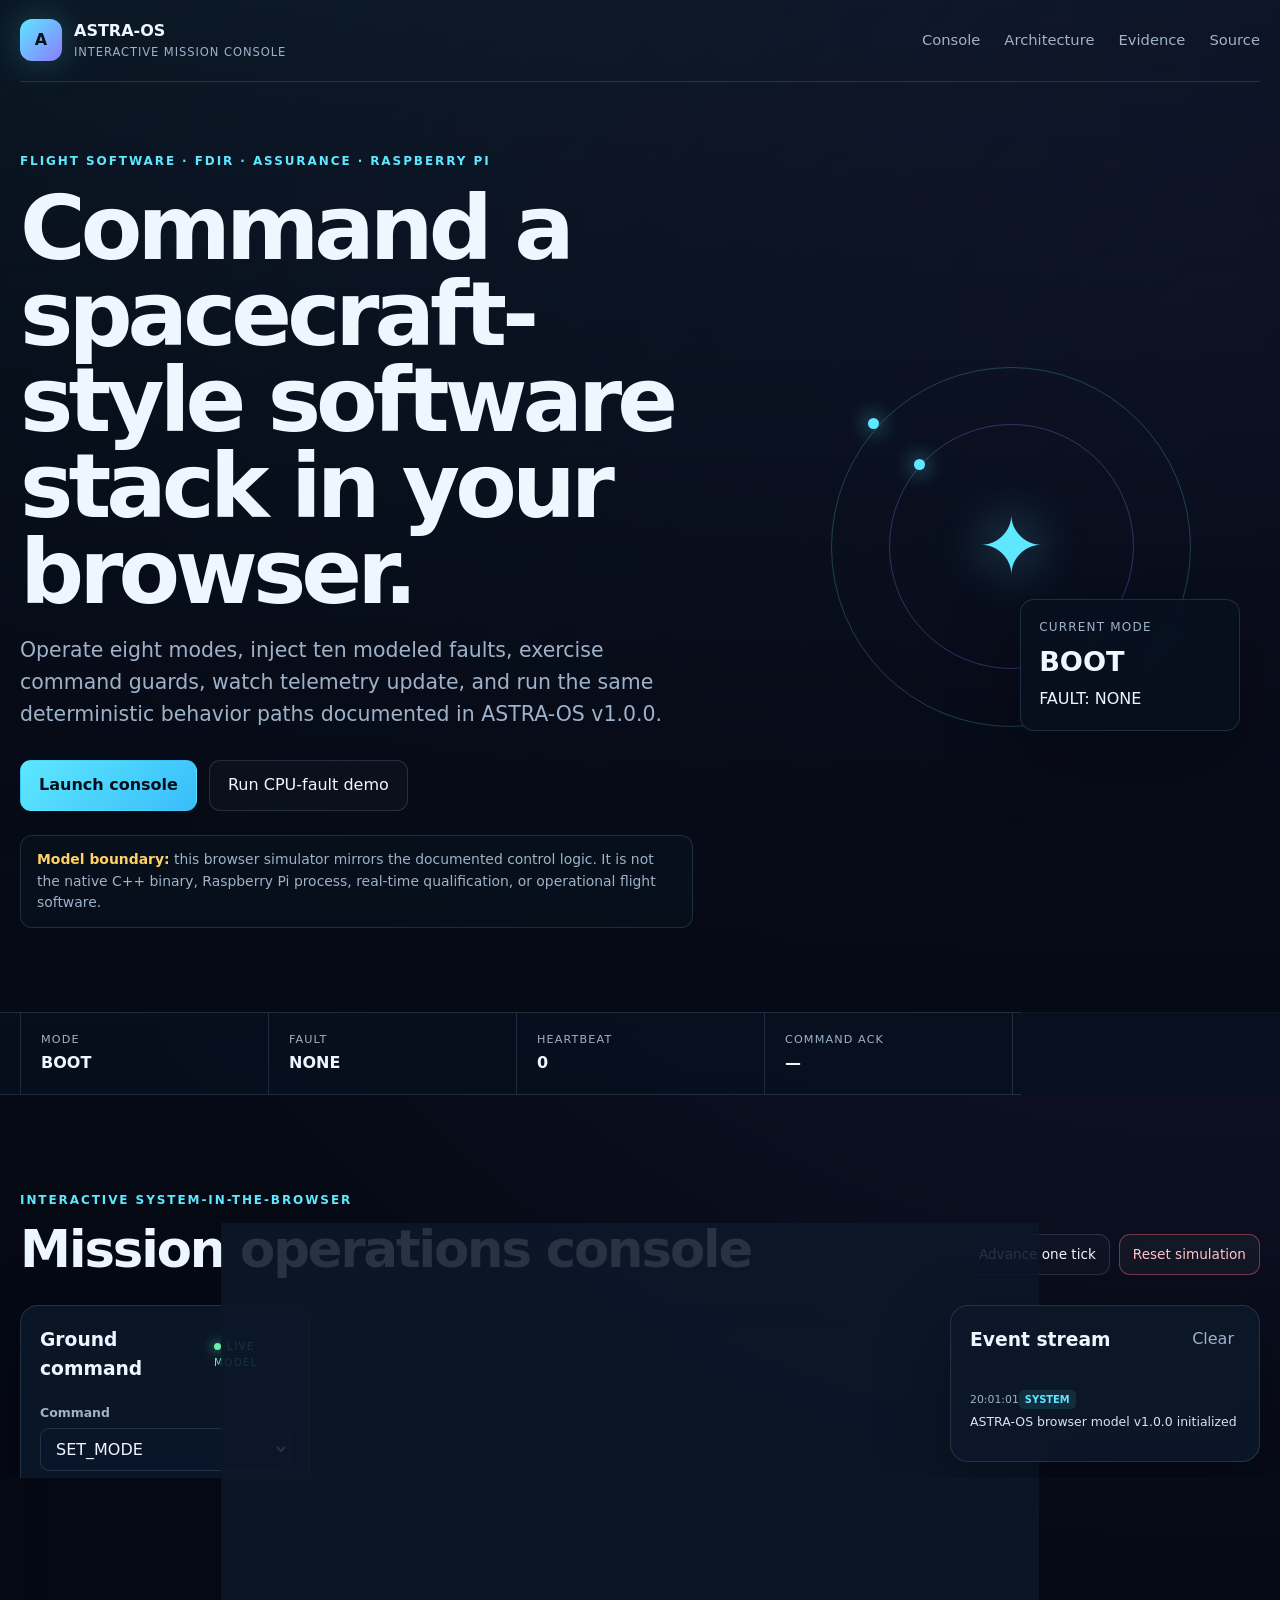
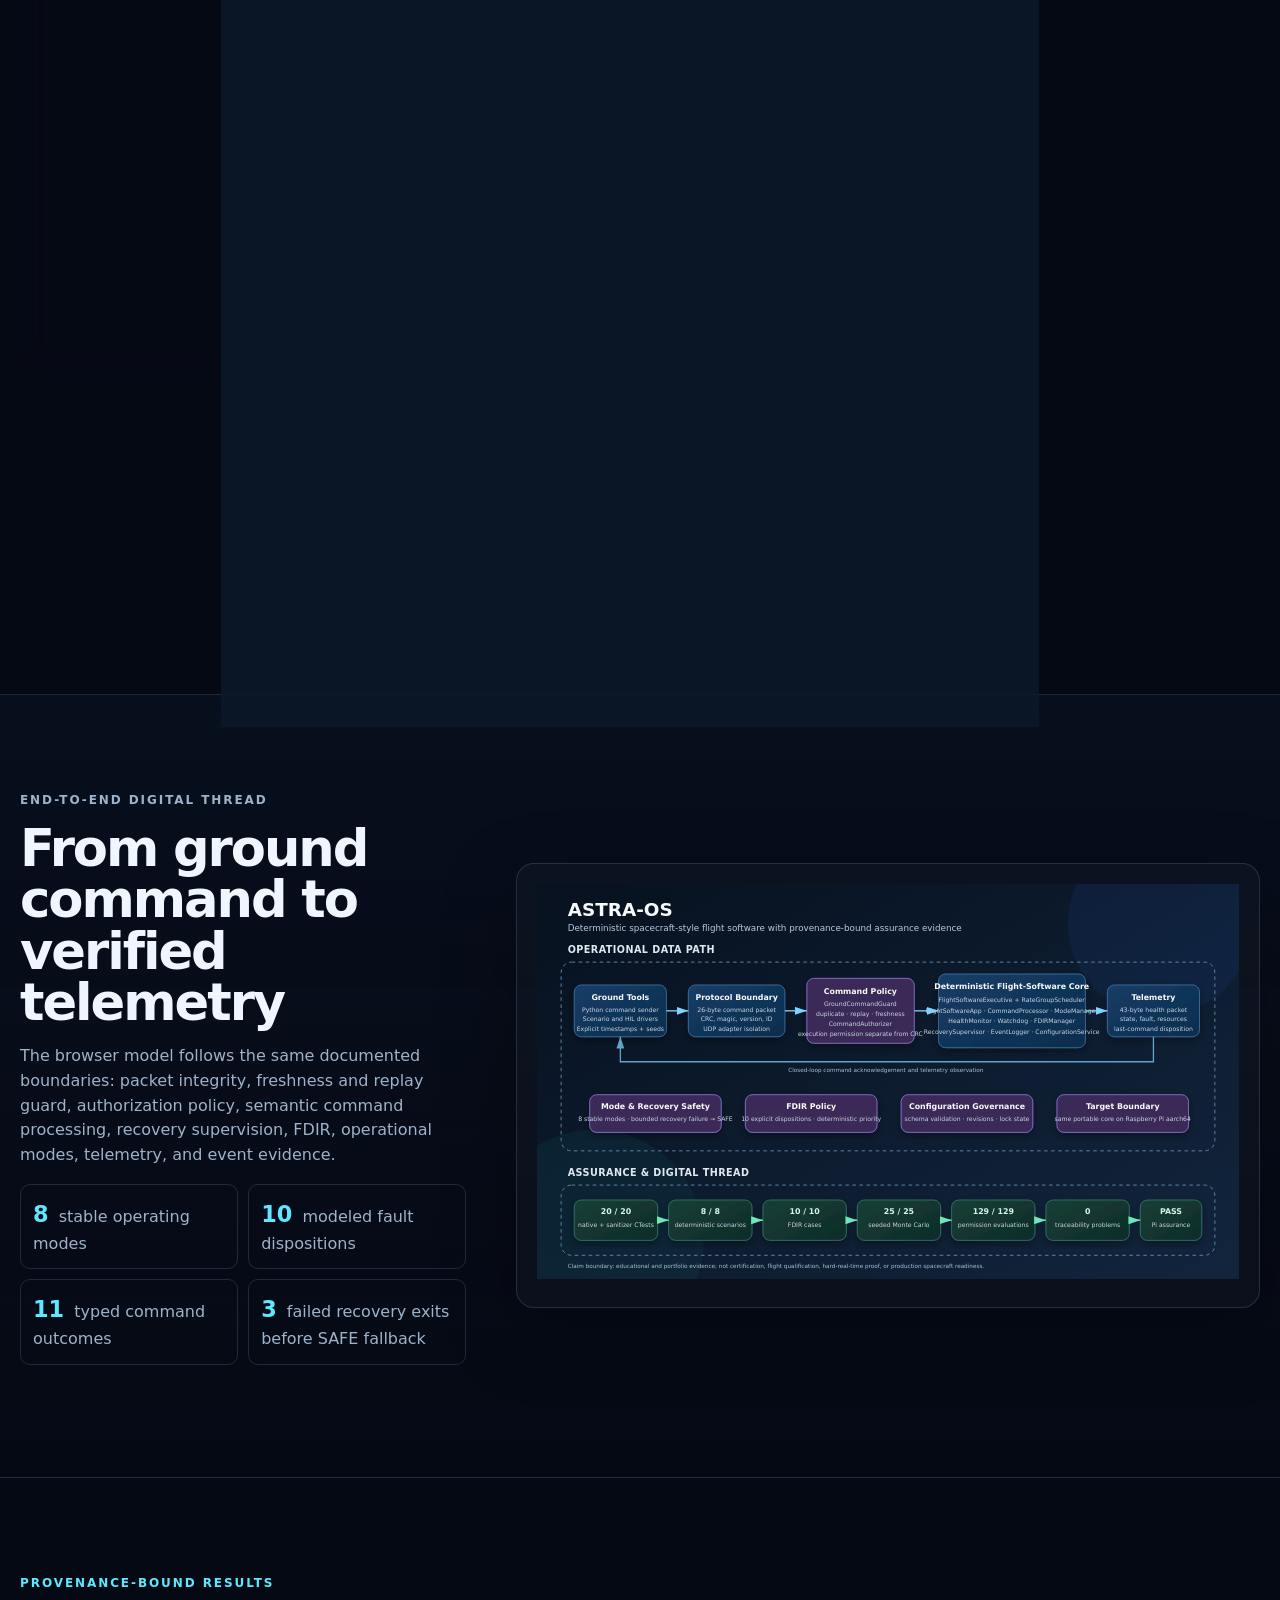
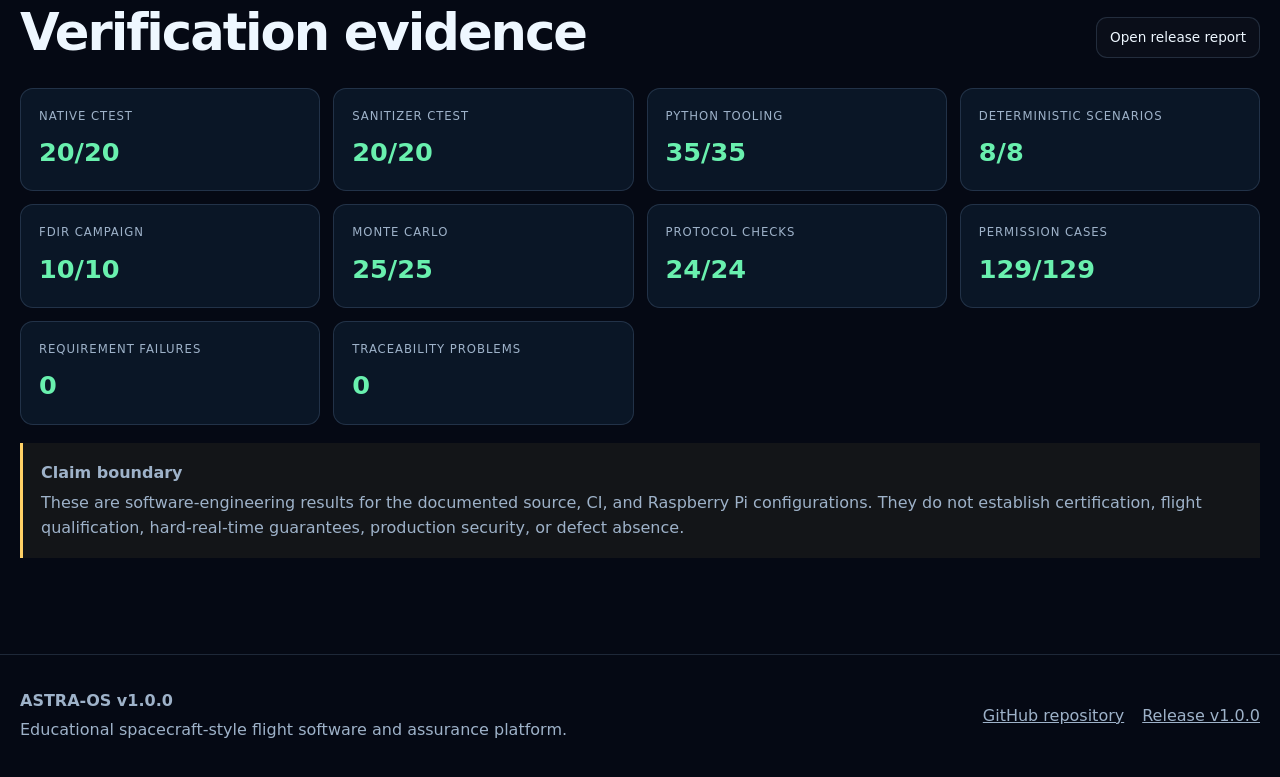
<file: site/index.html>
<!-- GitHub Pages deployment trigger -->
<!doctype html>
<html lang="en">
<head>
  <meta charset="utf-8">
  <meta name="viewport" content="width=device-width,initial-scale=1">
  <meta name="description" content="Interactive ASTRA-OS flight-software command, telemetry, FDIR, and recovery model.">
  <meta name="theme-color" content="#07111f">
  <title>ASTRA-OS Interactive Mission Console</title>
  <link rel="canonical" href="https://xpiredruby.github.io/AstraSim-FSW/">
  <link rel="icon" href="favicon.svg" type="image/svg+xml">
  <meta property="og:title" content="ASTRA-OS Interactive Mission Console">
  <meta property="og:description" content="Operate modes, inject faults, inspect telemetry, and run deterministic ASTRA-OS scenarios in your browser.">
  <meta property="og:type" content="website">
  <meta property="og:url" content="https://xpiredruby.github.io/AstraSim-FSW/">
  <meta property="og:image" content="https://xpiredruby.github.io/AstraSim-FSW/assets/astra_os_architecture.svg">
  <link rel="stylesheet" href="styles.css">
</head>
<body>
  <a class="skip-link" href="#console">Skip to simulator</a>
  <header class="hero">
    <nav class="nav shell" aria-label="Primary">
      <a class="brand" href="#top" aria-label="ASTRA-OS home">
        <span class="brand-mark" aria-hidden="true">A</span>
        <span><strong>ASTRA-OS</strong><small>Interactive Mission Console</small></span>
      </a>
      <div class="nav-links">
        <a href="#console">Console</a>
        <a href="#architecture">Architecture</a>
        <a href="#evidence">Evidence</a>
        <a href="https://github.com/XpiredRuby/AstraSim-FSW">Source</a>
      </div>
    </nav>

    <div id="top" class="hero-grid shell">
      <section class="hero-copy">
        <p class="eyebrow">Flight software · FDIR · Assurance · Raspberry Pi</p>
        <h1>Command a spacecraft-style software stack in your browser.</h1>
        <p class="lede">Operate eight modes, inject ten modeled faults, exercise command guards, watch telemetry update, and run the same deterministic behavior paths documented in ASTRA-OS v1.0.0.</p>
        <div class="hero-actions">
          <a class="button primary" href="#console">Launch console</a>
          <button class="button ghost" id="heroScenario" type="button">Run CPU-fault demo</button>
        </div>
        <p class="claim"><strong>Model boundary:</strong> this browser simulator mirrors the documented control logic. It is not the native C++ binary, Raspberry Pi process, real-time qualification, or operational flight software.</p>
      </section>

      <section class="status-orbit" aria-label="Current spacecraft status">
        <div class="orbit-ring ring-one"></div>
        <div class="orbit-ring ring-two"></div>
        <div class="craft" aria-hidden="true">✦</div>
        <div class="hero-status-card">
          <span class="status-label">Current mode</span>
          <strong id="heroMode">BOOT</strong>
          <span id="heroFault">FAULT: NONE</span>
        </div>
      </section>
    </div>
  </header>

  <main>
    <section class="telemetry-strip" aria-label="Live telemetry summary">
      <div class="shell telemetry-grid">
        <div><span>Mode</span><strong id="stripMode">BOOT</strong></div>
        <div><span>Fault</span><strong id="stripFault">NONE</strong></div>
        <div><span>Heartbeat</span><strong id="stripHeartbeat">0</strong></div>
        <div><span>Command ACK</span><strong id="stripAck">—</strong></div>
        <div><span>Sequence</span><strong id="stripSequence">0</strong></div>
      </div>
    </section>

    <section id="console" class="section shell">
      <div class="section-heading">
        <div>
          <p class="eyebrow">Interactive system-in-the-browser</p>
          <h2>Mission operations console</h2>
        </div>
        <div class="console-actions">
          <button class="button ghost small" id="tickButton" type="button">Advance one tick</button>
          <button class="button danger small" id="resetButton" type="button">Reset simulation</button>
        </div>
      </div>

      <div class="console-layout">
        <aside class="panel controls-panel" aria-label="Command controls">
          <div class="panel-heading">
            <h3>Ground command</h3>
            <span class="live-dot">LIVE MODEL</span>
          </div>

          <label for="commandSelect">Command</label>
          <select id="commandSelect">
            <option value="SET_MODE">SET_MODE</option>
            <option value="INJECT_FAULT">INJECT_FAULT</option>
            <option value="CLEAR_FAULT">CLEAR_FAULT</option>
            <option value="REQUEST_TELEMETRY">REQUEST_TELEMETRY</option>
            <option value="NOOP">NOOP</option>
          </select>

          <label for="argumentSelect">Argument</label>
          <select id="argumentSelect"></select>

          <div class="field-row">
            <div>
              <label for="sequenceInput">Sequence</label>
              <input id="sequenceInput" type="number" min="0" max="4294967295" value="1">
            </div>
            <div>
              <label for="timestampOffset">Time offset (ms)</label>
              <input id="timestampOffset" type="number" value="0" step="100">
            </div>
          </div>

          <button class="button primary full" id="sendButton" type="button">Transmit command</button>

          <details class="policy-box">
            <summary>Authorization policy</summary>
            <label class="toggle"><input id="allowSetMode" type="checkbox" checked> Allow SET_MODE</label>
            <label class="toggle"><input id="allowFaultInjection" type="checkbox" checked> Allow fault injection</label>
            <label class="toggle"><input id="allowFaultClear" type="checkbox" checked> Allow fault clear</label>
            <label class="toggle"><input id="allowTestMode" type="checkbox" checked> Allow TEST mode</label>
          </details>

          <hr>

          <label for="scenarioSelect">Deterministic scenario</label>
          <select id="scenarioSelect"></select>
          <button class="button secondary full" id="runScenarioButton" type="button">Run selected scenario</button>
        </aside>

        <section class="panel spacecraft-panel" aria-label="Spacecraft state">
          <div class="panel-heading">
            <h3>Flight-software state</h3>
            <span id="modePill" class="mode-pill mode-boot">BOOT</span>
          </div>

          <div class="state-grid">
            <article class="state-card mode-card">
              <span>Operating mode</span>
              <strong id="modeValue">BOOT</strong>
              <small id="modeTransitionHint">Allowed next: STANDBY, NOMINAL, SAFE</small>
            </article>
            <article class="state-card fault-card">
              <span>Active fault</span>
              <strong id="faultValue">NONE</strong>
              <small id="faultDisposition">No active response</small>
            </article>
            <article class="state-card">
              <span>Recovery attempts</span>
              <strong id="recoveryAttempts">0 / 3</strong>
              <small>Invalid exits before SAFE fallback</small>
            </article>
            <article class="state-card">
              <span>Last command</span>
              <strong id="lastCommand">NONE</strong>
              <small id="lastStatus">No acknowledgement yet</small>
            </article>
          </div>

          <div class="health-section">
            <div class="subheading"><h4>Health inputs</h4><span>Adjust values, then advance a tick</span></div>
            <div class="slider-grid">
              <label>CPU load <output id="cpuOutput">20%</output><input id="cpuLoad" type="range" min="0" max="100" value="20"></label>
              <label>Memory load <output id="memoryOutput">35%</output><input id="memoryLoad" type="range" min="0" max="100" value="35"></label>
              <label>Sensor age <output id="sensorOutput">10 ms</output><input id="sensorAge" type="range" min="0" max="2000" value="10" step="10"></label>
              <label>Payload age <output id="payloadOutput">20 ms</output><input id="payloadAge" type="range" min="0" max="2000" value="20" step="10"></label>
              <label>Loop duration <output id="loopOutput">25 ms</output><input id="loopDuration" type="range" min="0" max="1000" value="25" step="5"></label>
            </div>
          </div>

          <div class="chart-card">
            <div class="subheading"><h4>Telemetry timeline</h4><span id="chartLegend">Mode and fault state by tick</span></div>
            <canvas id="telemetryChart" width="900" height="260" aria-label="Telemetry timeline chart"></canvas>
          </div>
        </section>

        <aside class="panel log-panel" aria-label="Event log">
          <div class="panel-heading">
            <h3>Event stream</h3>
            <button class="text-button" id="clearLogButton" type="button">Clear</button>
          </div>
          <ol id="eventLog" class="event-log" aria-live="polite"></ol>
        </aside>
      </div>
    </section>

    <section id="architecture" class="section architecture-section">
      <div class="shell architecture-grid">
        <div>
          <p class="eyebrow">End-to-end digital thread</p>
          <h2>From ground command to verified telemetry</h2>
          <p>The browser model follows the same documented boundaries: packet integrity, freshness and replay guard, authorization policy, semantic command processing, recovery supervision, FDIR, operational modes, telemetry, and event evidence.</p>
          <ul class="feature-list">
            <li><strong>8</strong> stable operating modes</li>
            <li><strong>10</strong> modeled fault dispositions</li>
            <li><strong>11</strong> typed command outcomes</li>
            <li><strong>3</strong> failed recovery exits before SAFE fallback</li>
          </ul>
        </div>
        <div class="architecture-card">
          <img src="assets/astra_os_architecture.svg" alt="ASTRA-OS command, flight-software, telemetry, and assurance architecture">
        </div>
      </div>
    </section>

    <section id="evidence" class="section shell">
      <div class="section-heading">
        <div>
          <p class="eyebrow">Provenance-bound results</p>
          <h2>Verification evidence</h2>
        </div>
        <a class="button ghost small" href="https://github.com/XpiredRuby/AstraSim-FSW/blob/main/reports/ASTRA_OS_V1_RELEASE_REPORT.md">Open release report</a>
      </div>
      <div id="evidenceGrid" class="evidence-grid"></div>
      <div class="evidence-note">
        <strong>Claim boundary</strong>
        <p>These are software-engineering results for the documented source, CI, and Raspberry Pi configurations. They do not establish certification, flight qualification, hard-real-time guarantees, production security, or defect absence.</p>
      </div>
    </section>
  </main>

  <footer>
    <div class="shell footer-grid">
      <div><strong>ASTRA-OS v1.0.0</strong><p>Educational spacecraft-style flight software and assurance platform.</p></div>
      <div><a href="https://github.com/XpiredRuby/AstraSim-FSW">GitHub repository</a><a href="https://github.com/XpiredRuby/AstraSim-FSW/releases/tag/v1.0.0">Release v1.0.0</a></div>
    </div>
  </footer>

  <noscript><div class="noscript">JavaScript is required to operate the interactive mission console.</div></noscript>
  <script type="module" src="app.js"></script>
</body>
</html>
</file>
<file: site/styles.css>
:root {
  color-scheme: dark;
  --bg: #050914;
  --bg-soft: #07111f;
  --panel: rgba(12, 24, 42, 0.88);
  --panel-strong: #0d1c31;
  --line: rgba(145, 180, 220, 0.18);
  --text: #eef7ff;
  --muted: #9eb2c9;
  --accent: #5ee7ff;
  --accent-2: #8a7dff;
  --success: #69f0ae;
  --warning: #ffd166;
  --danger: #ff6b7a;
  --shadow: 0 24px 70px rgba(0, 0, 0, 0.34);
  --radius: 18px;
  --shell: min(1480px, calc(100% - 40px));
  font-family: Inter, ui-sans-serif, system-ui, -apple-system, BlinkMacSystemFont, "Segoe UI", sans-serif;
}

* { box-sizing: border-box; }
html { scroll-behavior: smooth; }
body {
  margin: 0;
  min-width: 320px;
  background:
    radial-gradient(circle at 10% -10%, rgba(94, 231, 255, 0.13), transparent 32%),
    radial-gradient(circle at 95% 8%, rgba(138, 125, 255, 0.14), transparent 34%),
    var(--bg);
  color: var(--text);
  line-height: 1.55;
}
button, input, select { font: inherit; }
a { color: inherit; }
img { max-width: 100%; }
.shell { width: var(--shell); margin-inline: auto; }
.skip-link { position: fixed; left: 12px; top: -100px; z-index: 100; background: white; color: #000; padding: 10px 14px; border-radius: 8px; }
.skip-link:focus { top: 12px; }

.hero { min-height: 670px; overflow: hidden; border-bottom: 1px solid var(--line); background: linear-gradient(180deg, rgba(6, 14, 27, 0.45), rgba(5, 9, 20, 0.94)); }
.nav { height: 82px; display: flex; align-items: center; justify-content: space-between; border-bottom: 1px solid var(--line); }
.brand { display: flex; gap: 12px; align-items: center; text-decoration: none; }
.brand-mark { width: 42px; height: 42px; border-radius: 12px; display: grid; place-items: center; font-weight: 900; background: linear-gradient(135deg, var(--accent), var(--accent-2)); color: #06111d; box-shadow: 0 0 35px rgba(94, 231, 255, 0.25); }
.brand strong, .brand small { display: block; }
.brand small { color: var(--muted); font-size: 0.72rem; letter-spacing: .08em; text-transform: uppercase; }
.nav-links { display: flex; align-items: center; gap: 24px; }
.nav-links a { color: var(--muted); text-decoration: none; font-size: .92rem; }
.nav-links a:hover { color: var(--text); }

.hero-grid { min-height: 588px; display: grid; grid-template-columns: minmax(0, 1.15fr) minmax(360px, .85fr); align-items: center; gap: 70px; padding-block: 70px; }
.eyebrow { margin: 0 0 14px; color: var(--accent); font-size: .75rem; font-weight: 800; letter-spacing: .16em; text-transform: uppercase; }
h1 { margin: 0; max-width: 850px; font-size: clamp(3rem, 7vw, 6.8rem); line-height: .96; letter-spacing: -.055em; }
.lede { max-width: 720px; color: var(--muted); font-size: clamp(1.05rem, 1.6vw, 1.32rem); }
.hero-actions { display: flex; flex-wrap: wrap; gap: 12px; margin: 30px 0 24px; }
.claim { max-width: 760px; padding: 13px 16px; border: 1px solid var(--line); border-radius: 12px; color: var(--muted); background: rgba(9, 19, 33, .58); font-size: .87rem; }
.claim strong { color: var(--warning); }

.button { border: 1px solid var(--line); border-radius: 11px; padding: 12px 18px; color: var(--text); background: rgba(255,255,255,.04); text-decoration: none; cursor: pointer; transition: transform .18s ease, border-color .18s ease, background .18s ease; }
.button:hover { transform: translateY(-2px); border-color: rgba(94,231,255,.55); }
.button.primary { background: linear-gradient(135deg, var(--accent), #38bdf8); color: #03101a; border-color: transparent; font-weight: 800; }
.button.secondary { background: rgba(138,125,255,.16); border-color: rgba(138,125,255,.4); }
.button.ghost { background: rgba(255,255,255,.025); }
.button.danger { border-color: rgba(255,107,122,.4); color: #ffc4ca; }
.button.small { padding: 9px 13px; font-size: .85rem; }
.button.full { width: 100%; margin-top: 8px; }
.text-button { border: 0; background: transparent; color: var(--muted); cursor: pointer; }

.status-orbit { position: relative; height: 460px; display: grid; place-items: center; }
.orbit-ring { position: absolute; border: 1px solid rgba(94,231,255,.23); border-radius: 50%; animation: spin 28s linear infinite; }
.ring-one { width: 360px; height: 360px; }
.ring-two { width: 245px; height: 245px; animation-direction: reverse; animation-duration: 20s; border-color: rgba(138,125,255,.32); }
.orbit-ring::after { content: ""; position: absolute; width: 11px; height: 11px; border-radius: 50%; top: 14%; left: 10%; background: var(--accent); box-shadow: 0 0 20px var(--accent); }
.craft { font-size: 5rem; color: var(--accent); filter: drop-shadow(0 0 26px rgba(94,231,255,.65)); }
.hero-status-card { position: absolute; right: 4%; bottom: 10%; min-width: 220px; padding: 18px; border: 1px solid var(--line); border-radius: 14px; background: rgba(8,17,31,.86); box-shadow: var(--shadow); backdrop-filter: blur(16px); }
.hero-status-card span, .hero-status-card strong { display: block; }
.hero-status-card strong { margin: 4px 0; font-size: 1.7rem; }
.status-label { color: var(--muted); font-size: .75rem; letter-spacing: .1em; text-transform: uppercase; }
@keyframes spin { to { transform: rotate(360deg); } }

.telemetry-strip { border-bottom: 1px solid var(--line); background: rgba(8,17,31,.82); backdrop-filter: blur(12px); }
.telemetry-grid { display: grid; grid-template-columns: repeat(5, 1fr); }
.telemetry-grid > div { padding: 18px 20px; border-left: 1px solid var(--line); }
.telemetry-grid > div:last-child { border-right: 1px solid var(--line); }
.telemetry-grid span, .telemetry-grid strong { display: block; }
.telemetry-grid span { color: var(--muted); font-size: .7rem; letter-spacing: .1em; text-transform: uppercase; }
.telemetry-grid strong { margin-top: 3px; overflow: hidden; text-overflow: ellipsis; white-space: nowrap; }

.section { padding-block: 96px; }
.section-heading { display: flex; align-items: end; justify-content: space-between; gap: 30px; margin-bottom: 30px; }
h2 { margin: 0; font-size: clamp(2rem, 4vw, 4rem); line-height: 1; letter-spacing: -.04em; }
h3, h4 { margin: 0; }
.console-actions { display: flex; gap: 9px; }
.console-layout { display: grid; grid-template-columns: 290px minmax(0, 1fr) 310px; gap: 16px; align-items: start; }
.panel { min-width: 0; border: 1px solid var(--line); border-radius: var(--radius); background: var(--panel); box-shadow: var(--shadow); backdrop-filter: blur(16px); }
.controls-panel, .log-panel { padding: 19px; position: sticky; top: 15px; }
.spacecraft-panel { padding: 22px; }
.panel-heading, .subheading { display: flex; align-items: center; justify-content: space-between; gap: 15px; }
.panel-heading { margin-bottom: 20px; }
.live-dot { color: var(--success); font-size: .65rem; letter-spacing: .12em; }
.live-dot::before { content: ""; display: inline-block; width: 7px; height: 7px; margin-right: 6px; border-radius: 50%; background: currentColor; box-shadow: 0 0 12px currentColor; }
label { display: block; color: var(--muted); font-size: .78rem; font-weight: 700; }
select, input[type="number"] { width: 100%; margin: 6px 0 14px; padding: 10px 11px; border: 1px solid var(--line); border-radius: 9px; color: var(--text); background: #091528; outline: none; }
select:focus, input:focus { border-color: var(--accent); }
.field-row { display: grid; grid-template-columns: 1fr 1fr; gap: 10px; }
.policy-box { margin-top: 14px; padding: 11px; border: 1px solid var(--line); border-radius: 10px; }
.policy-box summary { cursor: pointer; color: var(--text); font-size: .82rem; font-weight: 700; }
.toggle { margin-top: 9px; font-weight: 500; }
.toggle input { accent-color: var(--accent); }
hr { border: 0; border-top: 1px solid var(--line); margin: 22px 0; }

.mode-pill { padding: 6px 10px; border-radius: 999px; font-size: .7rem; font-weight: 900; letter-spacing: .08em; background: rgba(94,231,255,.11); color: var(--accent); border: 1px solid rgba(94,231,255,.26); }
.mode-safe { color: #ff9aa5; background: rgba(255,107,122,.11); border-color: rgba(255,107,122,.3); }
.mode-degraded_sensor, .mode-degraded_payload { color: var(--warning); background: rgba(255,209,102,.1); border-color: rgba(255,209,102,.28); }
.mode-nominal { color: var(--success); background: rgba(105,240,174,.1); border-color: rgba(105,240,174,.25); }
.mode-test, .mode-recovery { color: #c7c0ff; background: rgba(138,125,255,.13); border-color: rgba(138,125,255,.3); }

.state-grid { display: grid; grid-template-columns: repeat(4, 1fr); gap: 12px; }
.state-card { padding: 16px; border: 1px solid var(--line); border-radius: 13px; background: rgba(255,255,255,.025); min-height: 115px; }
.state-card span, .state-card strong, .state-card small { display: block; }
.state-card span { color: var(--muted); font-size: .72rem; text-transform: uppercase; letter-spacing: .08em; }
.state-card strong { margin: 8px 0 5px; font-size: 1.18rem; word-break: break-word; }
.state-card small { color: var(--muted); }
.health-section, .chart-card { margin-top: 18px; padding: 17px; border: 1px solid var(--line); border-radius: 14px; background: rgba(5,13,24,.56); }
.subheading span { color: var(--muted); font-size: .75rem; }
.slider-grid { display: grid; grid-template-columns: repeat(5, 1fr); gap: 14px; margin-top: 16px; }
.slider-grid label { padding: 12px; border: 1px solid var(--line); border-radius: 11px; }
.slider-grid output { display: block; margin: 5px 0 8px; color: var(--text); font-size: 1rem; }
input[type="range"] { width: 100%; accent-color: var(--accent); }
#telemetryChart { width: 100%; height: 260px; margin-top: 13px; border-radius: 10px; background: linear-gradient(180deg, rgba(94,231,255,.025), transparent); }

.event-log { list-style: none; padding: 0; margin: 0; max-height: 690px; overflow: auto; }
.event-log li { padding: 11px 0; border-top: 1px solid var(--line); font-size: .78rem; }
.event-log li:first-child { border-top: 0; }
.event-time { color: var(--muted); font-size: .68rem; }
.event-kind { display: inline-block; margin: 5px 5px 3px 0; padding: 2px 6px; border-radius: 5px; background: rgba(94,231,255,.1); color: var(--accent); font-size: .62rem; font-weight: 800; }
.event-message { display: block; color: #d5e4f3; }
.event-error .event-kind { color: #ff9aa5; background: rgba(255,107,122,.11); }
.event-warning .event-kind { color: var(--warning); background: rgba(255,209,102,.11); }

.architecture-section { background: linear-gradient(180deg, rgba(12,24,42,.38), rgba(5,9,20,.1)); border-block: 1px solid var(--line); }
.architecture-grid { display: grid; grid-template-columns: .75fr 1.25fr; gap: 50px; align-items: center; }
.architecture-grid p { color: var(--muted); }
.architecture-card { padding: 20px; border: 1px solid var(--line); border-radius: var(--radius); background: rgba(255,255,255,.025); box-shadow: var(--shadow); }
.feature-list { padding: 0; list-style: none; display: grid; grid-template-columns: 1fr 1fr; gap: 10px; }
.feature-list li { padding: 12px; border: 1px solid var(--line); border-radius: 10px; color: var(--muted); }
.feature-list strong { color: var(--accent); font-size: 1.4rem; margin-right: 5px; }
.evidence-grid { display: grid; grid-template-columns: repeat(4, 1fr); gap: 13px; }
.evidence-card { padding: 18px; border: 1px solid var(--line); border-radius: 13px; background: var(--panel); }
.evidence-card span, .evidence-card strong { display: block; }
.evidence-card span { color: var(--muted); font-size: .73rem; text-transform: uppercase; letter-spacing: .08em; }
.evidence-card strong { margin-top: 8px; font-size: 1.6rem; color: var(--success); }
.evidence-note { margin-top: 18px; padding: 18px; border-left: 3px solid var(--warning); background: rgba(255,209,102,.055); color: var(--muted); }
.evidence-note p { margin: 5px 0 0; }
footer { border-top: 1px solid var(--line); padding: 34px 0; color: var(--muted); }
.footer-grid { display: flex; justify-content: space-between; gap: 30px; }
.footer-grid p { margin: 4px 0 0; }
.footer-grid > div:last-child { display: flex; gap: 18px; align-items: center; }
.noscript { position: fixed; inset: auto 20px 20px; z-index: 90; padding: 14px; border-radius: 10px; background: var(--danger); color: #20050a; font-weight: 800; }

@media (max-width: 1180px) {
  .console-layout { grid-template-columns: 260px minmax(0, 1fr); }
  .log-panel { grid-column: 1 / -1; position: static; }
  .event-log { max-height: 360px; display: grid; grid-template-columns: 1fr 1fr; gap: 0 18px; }
  .state-grid { grid-template-columns: 1fr 1fr; }
  .slider-grid { grid-template-columns: repeat(3, 1fr); }
}
@media (max-width: 820px) {
  :root { --shell: min(100% - 24px, 1480px); }
  .nav-links { display: none; }
  .hero-grid { grid-template-columns: 1fr; padding-block: 48px; }
  .status-orbit { height: 330px; }
  .ring-one { width: 280px; height: 280px; }
  .ring-two { width: 190px; height: 190px; }
  .telemetry-grid { grid-template-columns: repeat(2, 1fr); }
  .telemetry-grid > div:last-child { grid-column: 1 / -1; }
  .section { padding-block: 68px; }
  .section-heading { align-items: start; flex-direction: column; }
  .console-layout { grid-template-columns: 1fr; }
  .controls-panel, .log-panel { position: static; }
  .architecture-grid { grid-template-columns: 1fr; }
  .evidence-grid { grid-template-columns: 1fr 1fr; }
}
@media (max-width: 540px) {
  h1 { font-size: 3rem; }
  .hero-actions, .console-actions, .footer-grid, .footer-grid > div:last-child { flex-direction: column; align-items: stretch; }
  .state-grid, .slider-grid, .evidence-grid, .feature-list, .event-log { grid-template-columns: 1fr; }
  .field-row { grid-template-columns: 1fr; }
  .telemetry-grid { grid-template-columns: 1fr; }
  .telemetry-grid > div:last-child { grid-column: auto; }
}

@media (prefers-reduced-motion: reduce) {
  *, *::before, *::after { scroll-behavior: auto !important; animation-duration: .01ms !important; animation-iteration-count: 1 !important; transition-duration: .01ms !important; }
}
</file>
